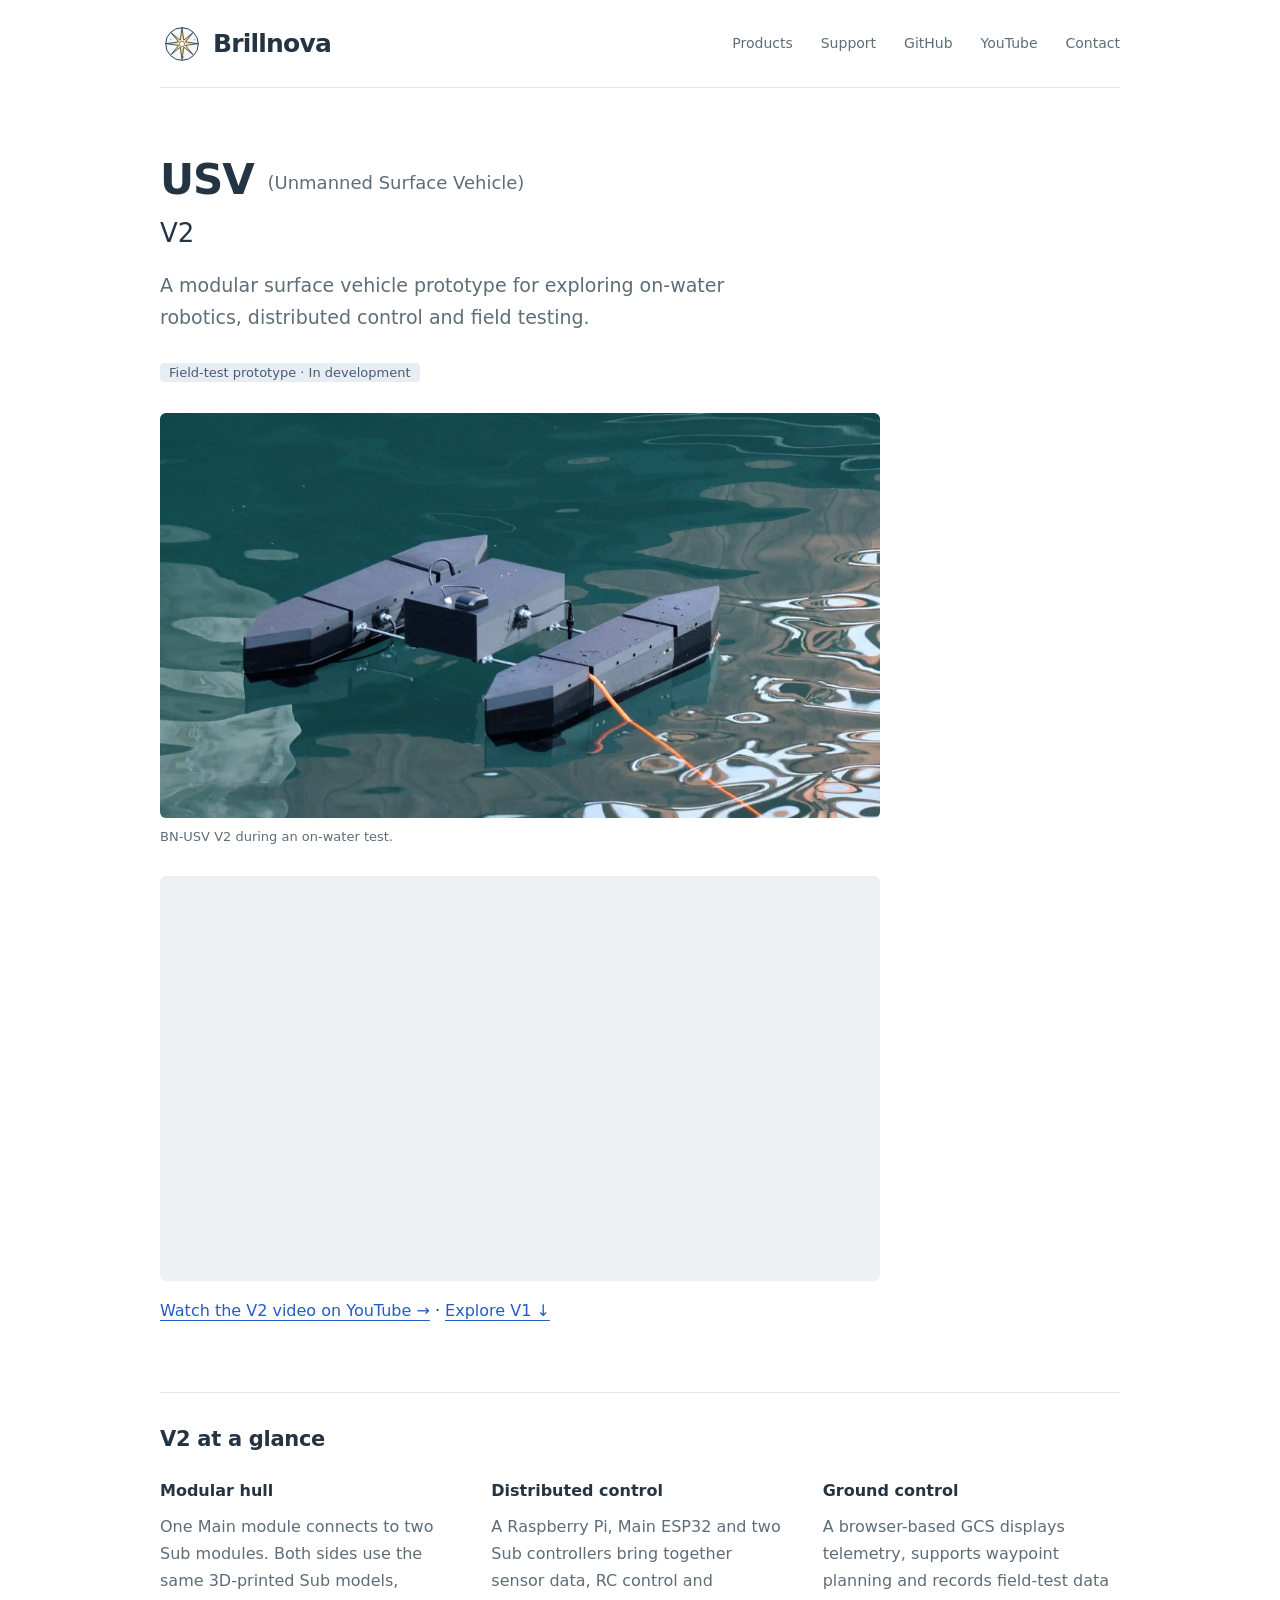
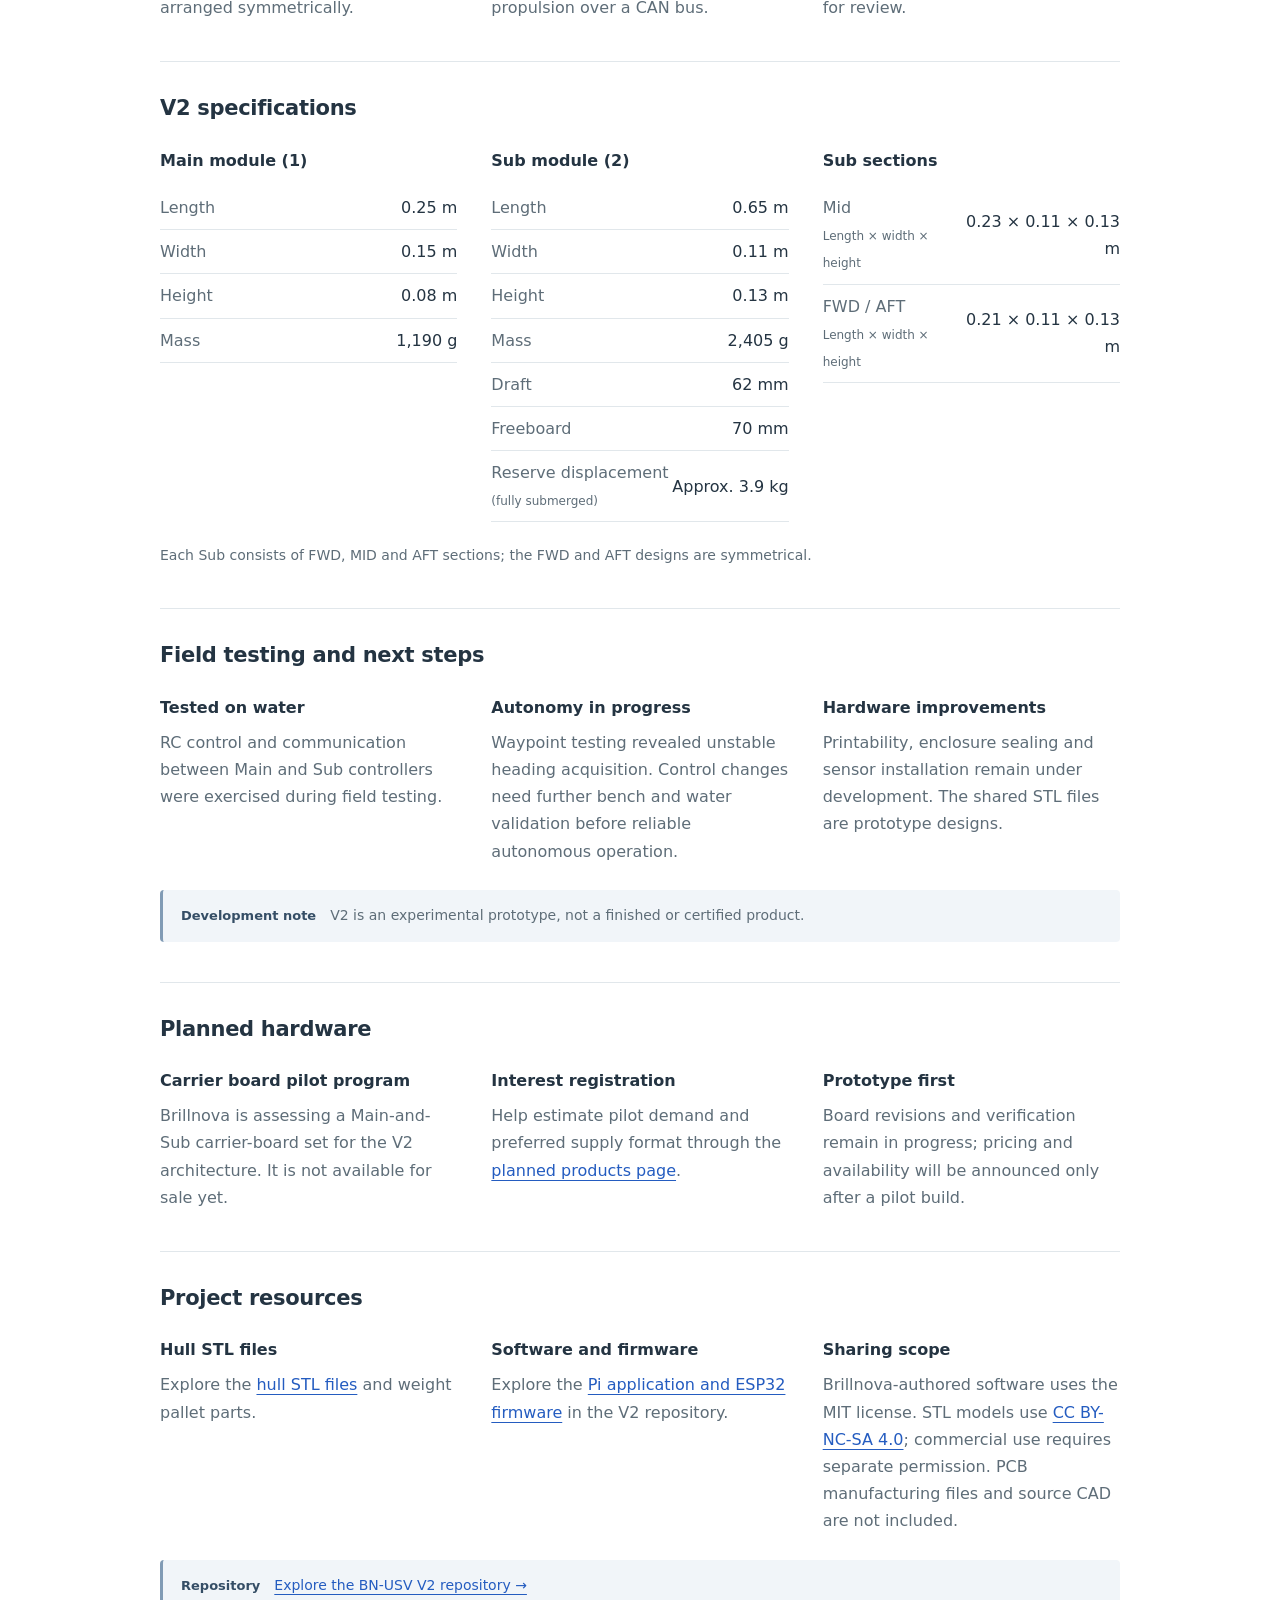
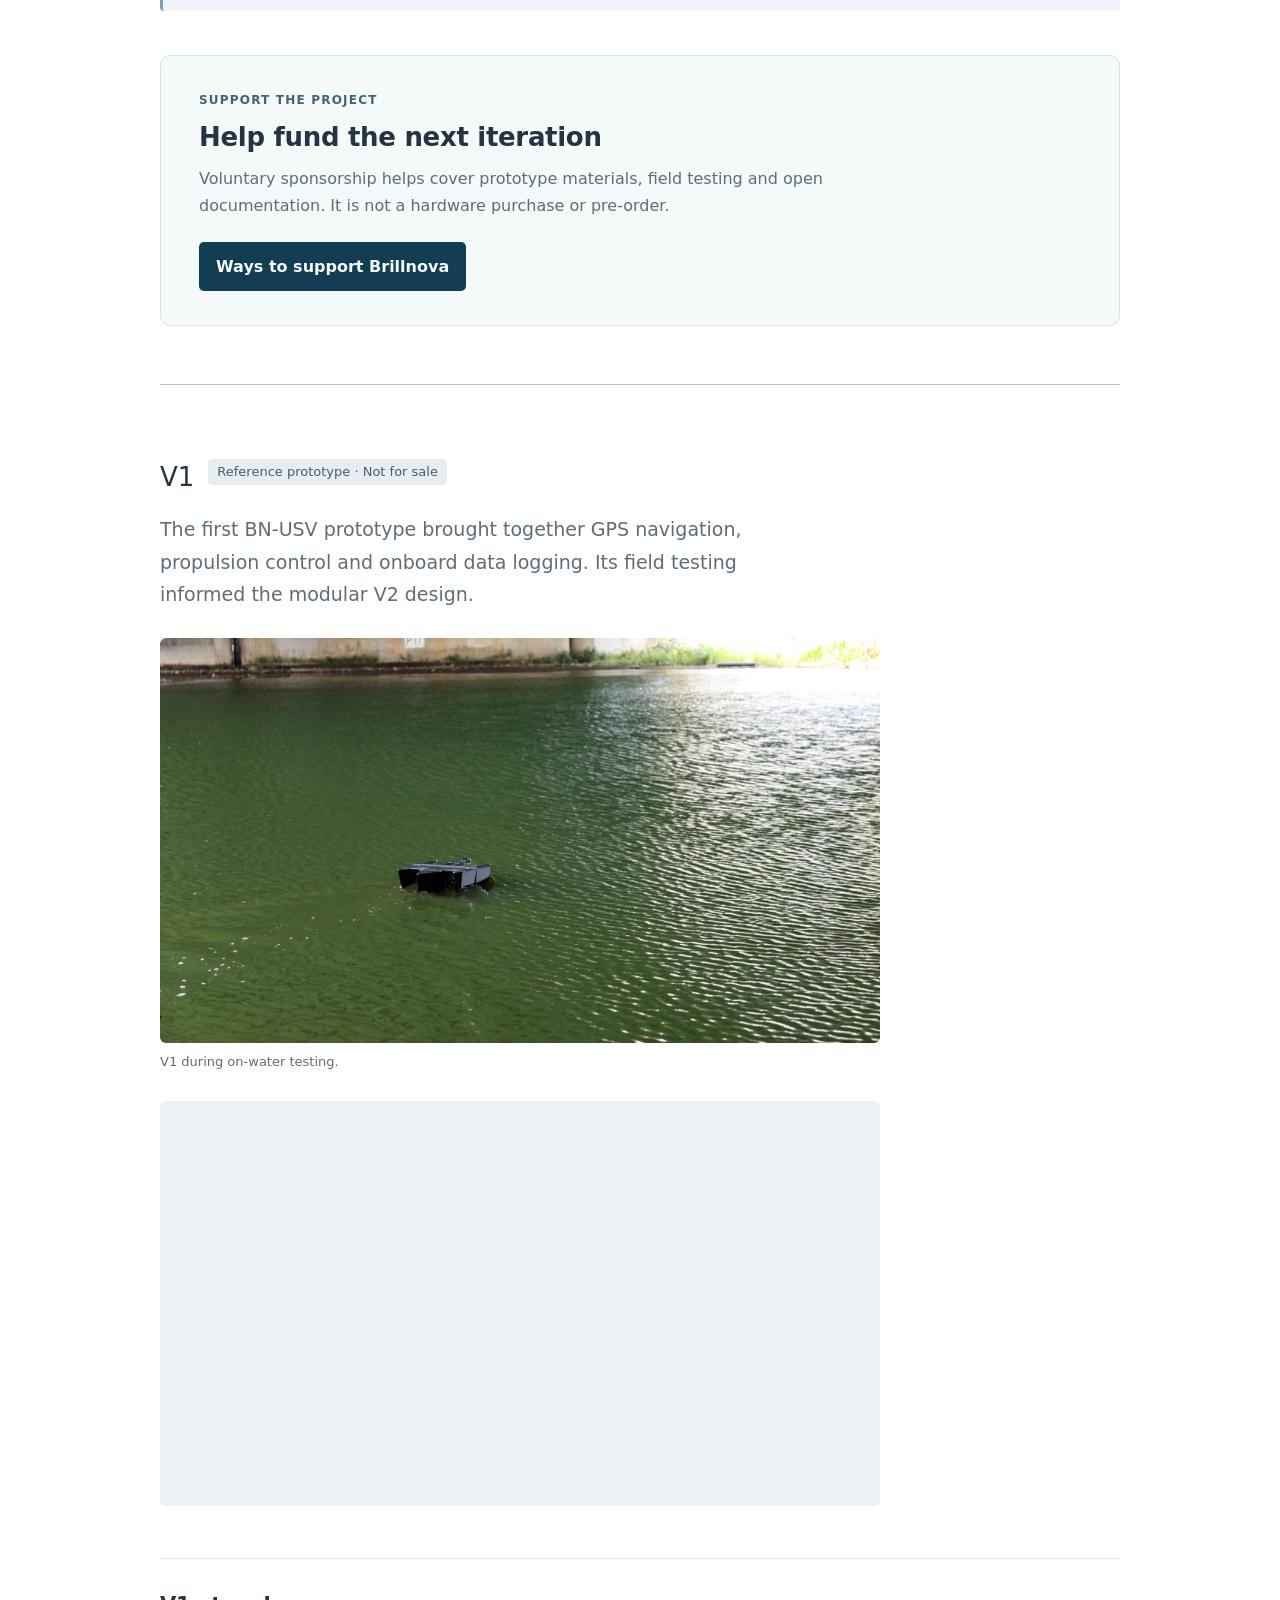
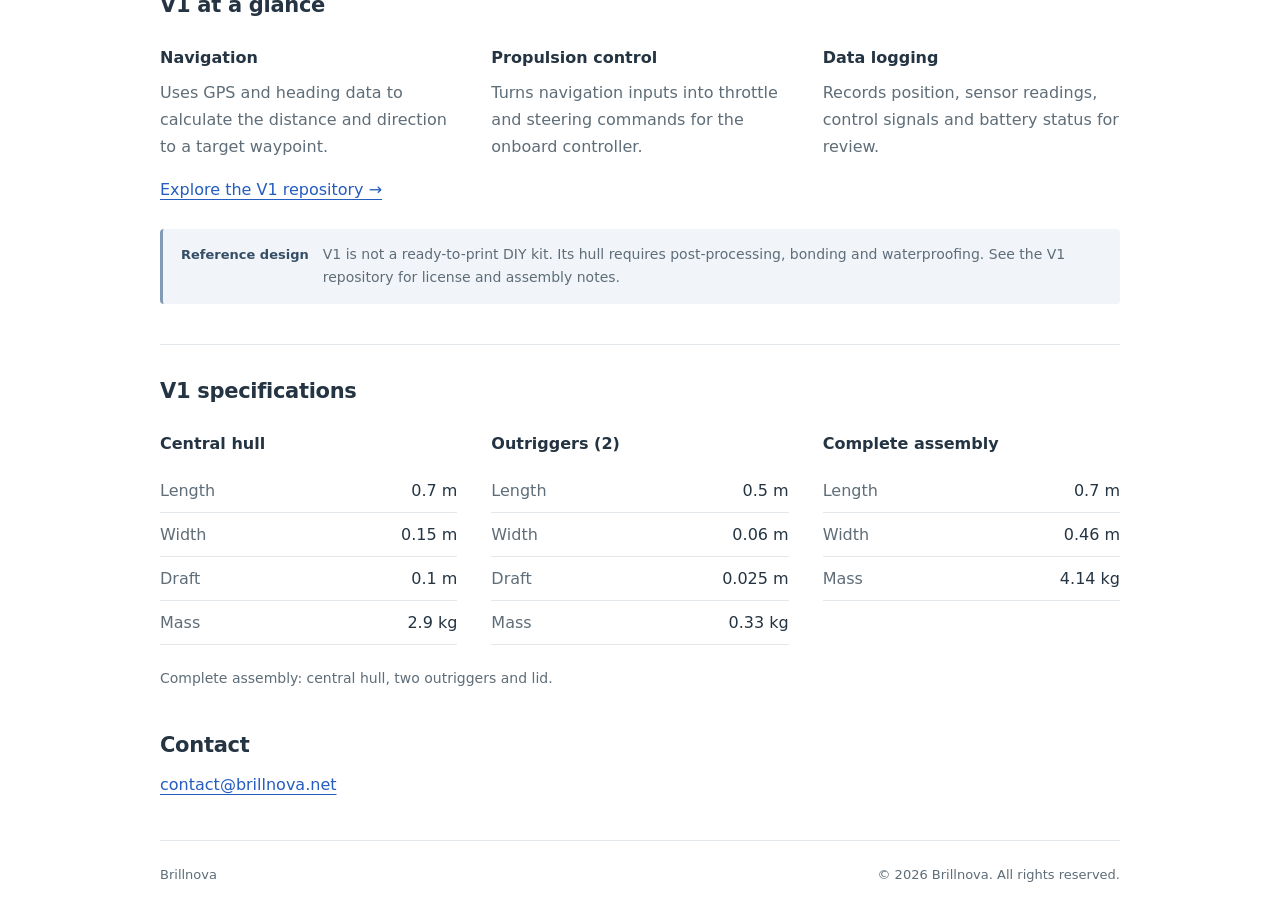
<file: index.html>
<!doctype html>
<html lang="en">
<head>
  <meta charset="utf-8">
  <meta name="viewport" content="width=device-width, initial-scale=1">
  <meta name="theme-color" content="#ffffff">
  <title>Brillnova | BN-USV V2</title>
  <meta name="description" content="Explore BN-USV V2, a modular unmanned surface vehicle prototype and its field-test development.">
  <link rel="icon" href="./favicon.svg" type="image/svg+xml">
  <link rel="stylesheet" href="./styles.css">
</head>
<body>
  <a class="skip" href="#main">Skip to content</a>
  <header class="header wrap">
    <a class="brand" href="https://brillnova.net"><img src="./brillnova-symbol.svg" alt="" width="44" height="44"><span>Brillnova</span></a>
    <nav aria-label="Main navigation"><a href="./products.html">Products</a><a href="./support.html">Support</a><a href="https://github.com/Brillnova">GitHub</a><a href="https://www.youtube.com/@Brillnova">YouTube</a><a href="#contact">Contact</a></nav>
  </header>
  <main id="main" class="wrap">
    <section class="intro" aria-labelledby="title">
      <h1 id="title" class="product-title"><span class="product-name">USV <span class="product-definition">(Unmanned Surface Vehicle)</span></span><span class="product-version">V2</span></h1>
      <p class="lead">A modular surface vehicle prototype for exploring on-water robotics, distributed control and field testing.</p>
      <span class="status">Field-test prototype · In development</span>
      <figure class="product-photo"><img src="./usv-v2-field-test.jpg" alt="BN-USV V2 prototype on the water during a field test" width="1920" height="1080"><figcaption>BN-USV V2 during an on-water test.</figcaption></figure>
      <div class="video"><iframe src="https://www.youtube-nocookie.com/embed/dCIbREsCpZQ" title="Brillnova USV V2 build and field test video on YouTube" loading="lazy" allow="accelerometer; autoplay; clipboard-write; encrypted-media; gyroscope; picture-in-picture; web-share" referrerpolicy="strict-origin-when-cross-origin" allowfullscreen></iframe></div>
      <p><a href="https://youtu.be/dCIbREsCpZQ">Watch the V2 video on YouTube →</a> · <a href="#v1">Explore V1 ↓</a></p>
    </section>
    <section class="features" id="design" aria-labelledby="design-title">
      <h2 id="design-title">V2 at a glance</h2>
      <div class="feature-grid">
        <article><h3>Modular hull</h3><p>One Main module connects to two Sub modules. Both sides use the same 3D-printed Sub models, arranged symmetrically.</p></article>
        <article><h3>Distributed control</h3><p>A Raspberry Pi, Main ESP32 and two Sub controllers bring together sensor data, RC control and propulsion over a CAN bus.</p></article>
        <article><h3>Ground control</h3><p>A browser-based GCS displays telemetry, supports waypoint planning and records field-test data for review.</p></article>
      </div>
    </section>
    <section class="features specifications" aria-labelledby="v2-specifications-title">
      <h2 id="v2-specifications-title">V2 specifications</h2>
      <div class="spec-grid">
        <table><caption>Main module (1)</caption><tbody>
          <tr><th scope="row">Length</th><td>0.25 m</td></tr><tr><th scope="row">Width</th><td>0.15 m</td></tr><tr><th scope="row">Height</th><td>0.08 m</td></tr><tr><th scope="row">Mass</th><td>1,190 g</td></tr>
        </tbody></table>
        <table><caption>Sub module (2)</caption><tbody>
          <tr><th scope="row">Length</th><td>0.65 m</td></tr><tr><th scope="row">Width</th><td>0.11 m</td></tr><tr><th scope="row">Height</th><td>0.13 m</td></tr><tr><th scope="row">Mass</th><td>2,405 g</td></tr><tr><th scope="row">Draft</th><td>62 mm</td></tr><tr><th scope="row">Freeboard</th><td>70 mm</td></tr><tr><th scope="row">Reserve displacement<br><small>(fully submerged)</small></th><td>Approx. 3.9 kg</td></tr>
        </tbody></table>
        <table><caption>Sub sections</caption><tbody>
          <tr><th scope="row">Mid<br><small>Length × width × height</small></th><td>0.23 × 0.11 × 0.13 m</td></tr>
          <tr><th scope="row">FWD / AFT<br><small>Length × width × height</small></th><td>0.21 × 0.11 × 0.13 m</td></tr>
        </tbody></table>
      </div>
      <p class="spec-note">Each Sub consists of FWD, MID and AFT sections; the FWD and AFT designs are symmetrical.</p>
    </section>
    <section class="features" id="field-test" aria-labelledby="test-title">
      <h2 id="test-title">Field testing and next steps</h2>
      <div class="feature-grid">
        <article><h3>Tested on water</h3><p>RC control and communication between Main and Sub controllers were exercised during field testing.</p></article>
        <article><h3>Autonomy in progress</h3><p>Waypoint testing revealed unstable heading acquisition. Control changes need further bench and water validation before reliable autonomous operation.</p></article>
        <article><h3>Hardware improvements</h3><p>Printability, enclosure sealing and sensor installation remain under development. The shared STL files are prototype designs.</p></article>
      </div>
      <p class="development-note"><strong>Development note</strong><span>V2 is an experimental prototype, not a finished or certified product.</span></p>
    </section>
    <section class="features" id="products" aria-labelledby="products-title">
      <h2 id="products-title">Planned hardware</h2>
      <div class="feature-grid">
        <article><h3>Carrier board pilot program</h3><p>Brillnova is assessing a Main-and-Sub carrier-board set for the V2 architecture. It is not available for sale yet.</p></article>
        <article><h3>Interest registration</h3><p>Help estimate pilot demand and preferred supply format through the <a href="./products.html">planned products page</a>.</p></article>
        <article><h3>Prototype first</h3><p>Board revisions and verification remain in progress; pricing and availability will be announced only after a pilot build.</p></article>
      </div>
    </section>
    <section class="features" id="resources" aria-labelledby="resources-title">
      <h2 id="resources-title">Project resources</h2>
      <div class="feature-grid">
        <article><h3>Hull STL files</h3><p>Explore the <a href="https://github.com/Brillnova/BN-USV-V2/tree/main/hardware/stl">hull STL files</a> and weight pallet parts.</p></article>
        <article><h3>Software and firmware</h3><p>Explore the <a href="https://github.com/Brillnova/BN-USV-V2">Pi application and ESP32 firmware</a> in the V2 repository.</p></article>
        <article><h3>Sharing scope</h3><p>Brillnova-authored software uses the MIT license. STL models use <a href="https://creativecommons.org/licenses/by-nc-sa/4.0/">CC BY-NC-SA 4.0</a>; commercial use requires separate permission. PCB manufacturing files and source CAD are not included.</p></article>
      </div>
      <p class="development-note"><strong>Repository</strong><span><a href="https://github.com/Brillnova/BN-USV-V2">Explore the BN-USV V2 repository →</a></span></p>
    </section>
    <section class="support-prompt" aria-labelledby="support-title">
      <p class="eyebrow">SUPPORT THE PROJECT</p>
      <h2 id="support-title">Help fund the next iteration</h2>
      <p>Voluntary sponsorship helps cover prototype materials, field testing and open documentation. It is not a hardware purchase or pre-order.</p>
      <a class="button button-primary" href="./support.html">Ways to support Brillnova</a>
    </section>
    <hr class="version-divider">
    <section class="intro" id="v1" aria-labelledby="v1-title">
      <div class="version-heading"><h2 id="v1-title" class="product-title"><span class="product-version">V1</span></h2><span class="status">Reference prototype · Not for sale</span></div>
      <p class="lead">The first BN-USV prototype brought together GPS navigation, propulsion control and onboard data logging. Its field testing informed the modular V2 design.</p>
      <figure class="product-photo"><img src="./usv-v1.jpg" alt="BN-USV V1 prototype on the water with a central hull and two outriggers" width="1920" height="1080"><figcaption>V1 during on-water testing.</figcaption></figure>
      <div class="video"><iframe src="https://www.youtube-nocookie.com/embed/Lz2eOEANyZo" title="Brillnova USV V1 video on YouTube" loading="lazy" allow="accelerometer; autoplay; clipboard-write; encrypted-media; gyroscope; picture-in-picture; web-share" referrerpolicy="strict-origin-when-cross-origin" allowfullscreen></iframe></div>
    </section>
    <section class="features" aria-labelledby="v1-features-title">
      <h2 id="v1-features-title">V1 at a glance</h2>
      <div class="feature-grid">
        <article><h3>Navigation</h3><p>Uses GPS and heading data to calculate the distance and direction to a target waypoint.</p></article>
        <article><h3>Propulsion control</h3><p>Turns navigation inputs into throttle and steering commands for the onboard controller.</p></article>
        <article><h3>Data logging</h3><p>Records position, sensor readings, control signals and battery status for review.</p></article>
      </div>
      <p><a href="https://github.com/Brillnova/BN-USV-V1">Explore the V1 repository →</a></p>
      <p class="development-note"><strong>Reference design</strong><span>V1 is not a ready-to-print DIY kit. Its hull requires post-processing, bonding and waterproofing. See the V1 repository for license and assembly notes.</span></p>
    </section>
    <section class="features specifications" aria-labelledby="v1-specifications-title">
      <h2 id="v1-specifications-title">V1 specifications</h2>
      <div class="spec-grid">
        <table><caption>Central hull</caption><tbody><tr><th scope="row">Length</th><td>0.7 m</td></tr><tr><th scope="row">Width</th><td>0.15 m</td></tr><tr><th scope="row">Draft</th><td>0.1 m</td></tr><tr><th scope="row">Mass</th><td>2.9 kg</td></tr></tbody></table>
        <table><caption>Outriggers (2)</caption><tbody><tr><th scope="row">Length</th><td>0.5 m</td></tr><tr><th scope="row">Width</th><td>0.06 m</td></tr><tr><th scope="row">Draft</th><td>0.025 m</td></tr><tr><th scope="row">Mass</th><td>0.33 kg</td></tr></tbody></table>
        <table><caption>Complete assembly</caption><tbody><tr><th scope="row">Length</th><td>0.7 m</td></tr><tr><th scope="row">Width</th><td>0.46 m</td></tr><tr><th scope="row">Mass</th><td>4.14 kg</td></tr></tbody></table>
      </div>
      <p class="spec-note">Complete assembly: central hull, two outriggers and lid.</p>
    </section>
    <section class="contact" id="contact"><h2>Contact</h2><a href="mailto:contact@brillnova.net">contact@brillnova.net</a></section>
  </main>
  <footer class="footer wrap"><span>Brillnova</span><p>© 2026 Brillnova. All rights reserved.</p></footer>
  <!-- Cloudflare Web Analytics -->
  <script type="module" src="https://static.cloudflareinsights.com/beacon.min.js" data-cf-beacon='{"token":"5cc684c2a8b547c6ac9a3c77662f8a3e"}'></script>
  <!-- End Cloudflare Web Analytics -->
</body>
</html>
</file>
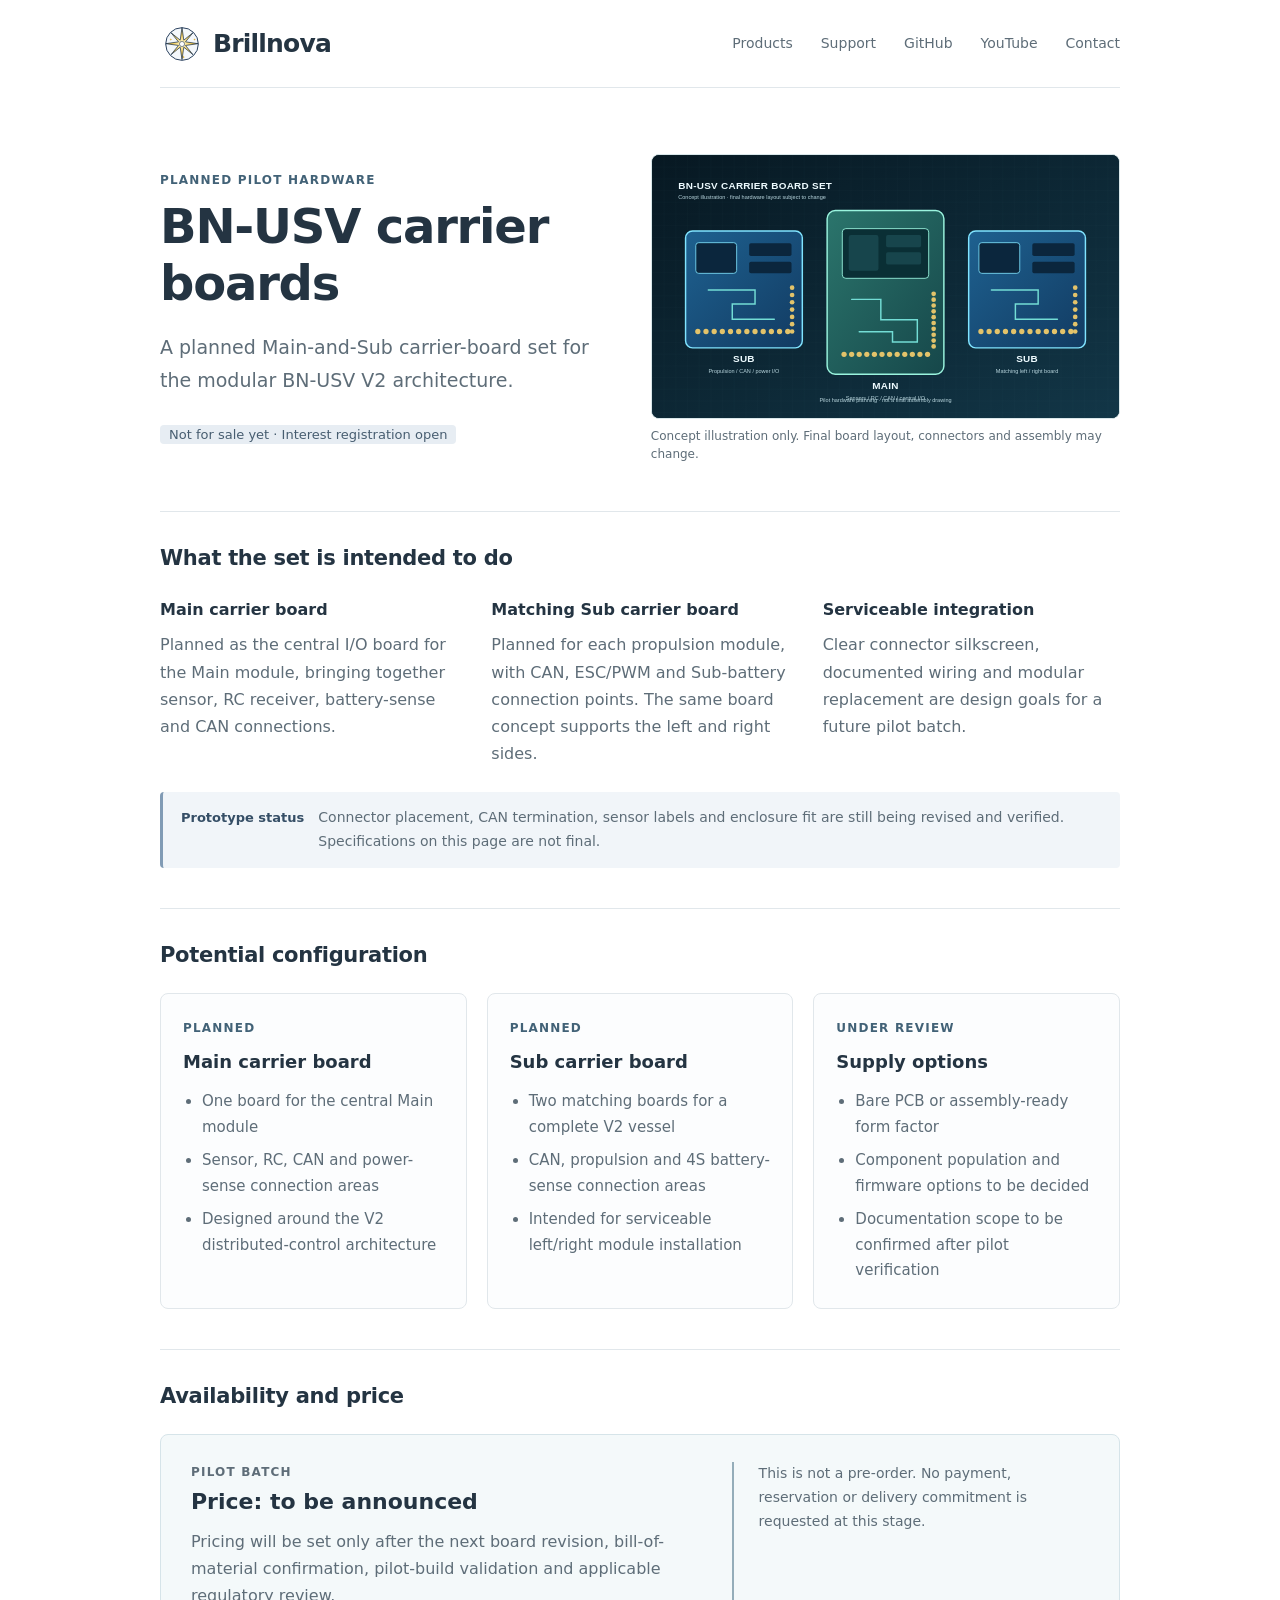
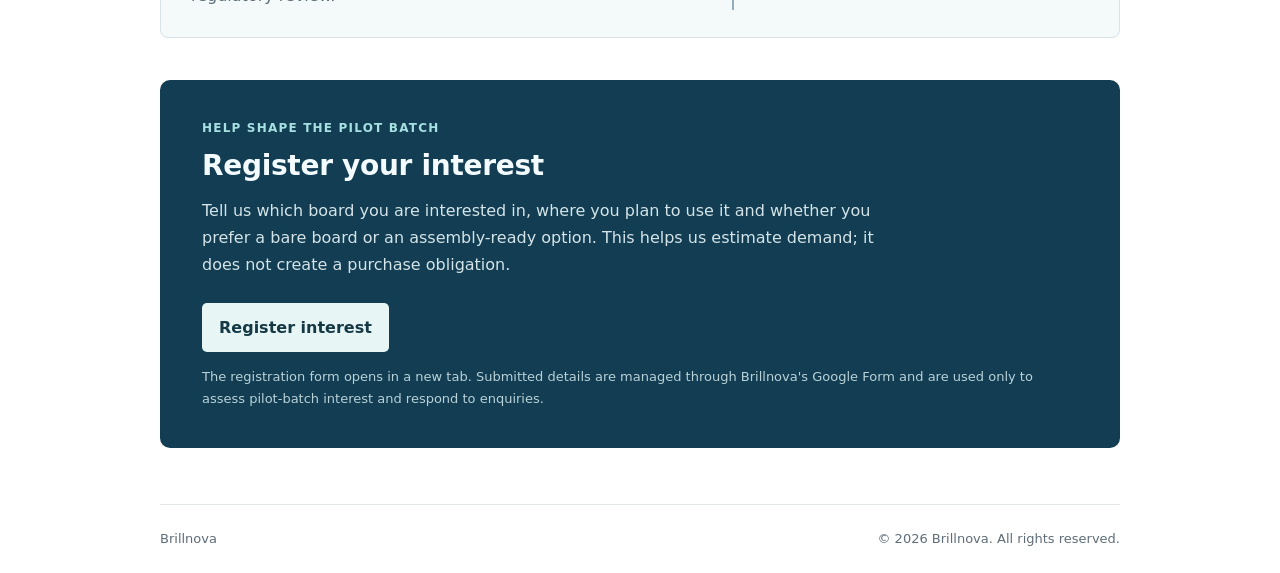
<file: products.html>
<!doctype html>
<html lang="en">
<head>
  <meta charset="utf-8">
  <meta name="viewport" content="width=device-width, initial-scale=1">
  <meta name="theme-color" content="#ffffff">
  <title>Brillnova | Carrier Board Pilot Program</title>
  <meta name="description" content="Register interest in planned BN-USV Main and Sub carrier boards for a future pilot batch.">
  <link rel="icon" href="./favicon.svg" type="image/svg+xml">
  <link rel="stylesheet" href="./styles.css">
</head>
<body>
  <a class="skip" href="#main">Skip to content</a>
  <header class="header wrap">
    <a class="brand" href="https://brillnova.net" aria-label="Brillnova home"><img src="./brillnova-symbol.svg" alt="" width="44" height="44"><span>Brillnova</span></a>
    <nav aria-label="Main navigation"><a aria-current="page" href="./products.html">Products</a><a href="./support.html">Support</a><a href="https://github.com/Brillnova">GitHub</a><a href="https://www.youtube.com/@Brillnova">YouTube</a><a href="./index.html#contact">Contact</a></nav>
  </header>
  <main id="main" class="wrap">
    <section class="product-hero" aria-labelledby="title">
      <div>
        <p class="eyebrow">PLANNED PILOT HARDWARE</p>
        <h1 id="title">BN-USV carrier boards</h1>
        <p class="lead">A planned Main-and-Sub carrier-board set for the modular BN-USV V2 architecture.</p>
        <span class="status">Not for sale yet · Interest registration open</span>
      </div>
      <figure class="board-visual">
        <img src="./carrier-board-set-concept.svg" alt="Concept illustration of one Main carrier board and two matching Sub carrier boards linked by CAN">
        <figcaption>Concept illustration only. Final board layout, connectors and assembly may change.</figcaption>
      </figure>
    </section>

    <section class="features" aria-labelledby="purpose-title">
      <h2 id="purpose-title">What the set is intended to do</h2>
      <div class="feature-grid">
        <article><h3>Main carrier board</h3><p>Planned as the central I/O board for the Main module, bringing together sensor, RC receiver, battery-sense and CAN connections.</p></article>
        <article><h3>Matching Sub carrier board</h3><p>Planned for each propulsion module, with CAN, ESC/PWM and Sub-battery connection points. The same board concept supports the left and right sides.</p></article>
        <article><h3>Serviceable integration</h3><p>Clear connector silkscreen, documented wiring and modular replacement are design goals for a future pilot batch.</p></article>
      </div>
      <p class="development-note"><strong>Prototype status</strong><span>Connector placement, CAN termination, sensor labels and enclosure fit are still being revised and verified. Specifications on this page are not final.</span></p>
    </section>

    <section class="features" aria-labelledby="package-title">
      <h2 id="package-title">Potential configuration</h2>
      <div class="product-cards">
        <article class="product-card"><p class="card-kicker">PLANNED</p><h3>Main carrier board</h3><ul><li>One board for the central Main module</li><li>Sensor, RC, CAN and power-sense connection areas</li><li>Designed around the V2 distributed-control architecture</li></ul></article>
        <article class="product-card"><p class="card-kicker">PLANNED</p><h3>Sub carrier board</h3><ul><li>Two matching boards for a complete V2 vessel</li><li>CAN, propulsion and 4S battery-sense connection areas</li><li>Intended for serviceable left/right module installation</li></ul></article>
        <article class="product-card"><p class="card-kicker">UNDER REVIEW</p><h3>Supply options</h3><ul><li>Bare PCB or assembly-ready form factor</li><li>Component population and firmware options to be decided</li><li>Documentation scope to be confirmed after pilot verification</li></ul></article>
      </div>
    </section>

    <section class="features product-pricing" aria-labelledby="pricing-title">
      <h2 id="pricing-title">Availability and price</h2>
      <div class="price-panel">
        <div><p class="card-kicker">PILOT BATCH</p><h3>Price: to be announced</h3><p>Pricing will be set only after the next board revision, bill-of-material confirmation, pilot-build validation and applicable regulatory review.</p></div>
        <p class="price-note">This is not a pre-order. No payment, reservation or delivery commitment is requested at this stage.</p>
      </div>
    </section>

    <section class="interest" aria-labelledby="interest-title">
      <p class="eyebrow">HELP SHAPE THE PILOT BATCH</p>
      <h2 id="interest-title">Register your interest</h2>
      <p>Tell us which board you are interested in, where you plan to use it and whether you prefer a bare board or an assembly-ready option. This helps us estimate demand; it does not create a purchase obligation.</p>
      <a class="button" href="https://docs.google.com/forms/d/e/1FAIpQLSews2ltZkKPM_4OAlN7H0Pq7uWFffi_3o5A-RScja2b9mrc1g/viewform?usp=publish-editor" target="_blank" rel="noopener">Register interest</a>
      <p class="interest-meta">The registration form opens in a new tab. Submitted details are managed through Brillnova's Google Form and are used only to assess pilot-batch interest and respond to enquiries.</p>
    </section>
  </main>
  <footer class="footer wrap"><span>Brillnova</span><p>© 2026 Brillnova. All rights reserved.</p></footer>
  <script type="module" src="https://static.cloudflareinsights.com/beacon.min.js" data-cf-beacon='{"token":"5cc684c2a8b547c6ac9a3c77662f8a3e"}'></script>
</body>
</html>
</file>
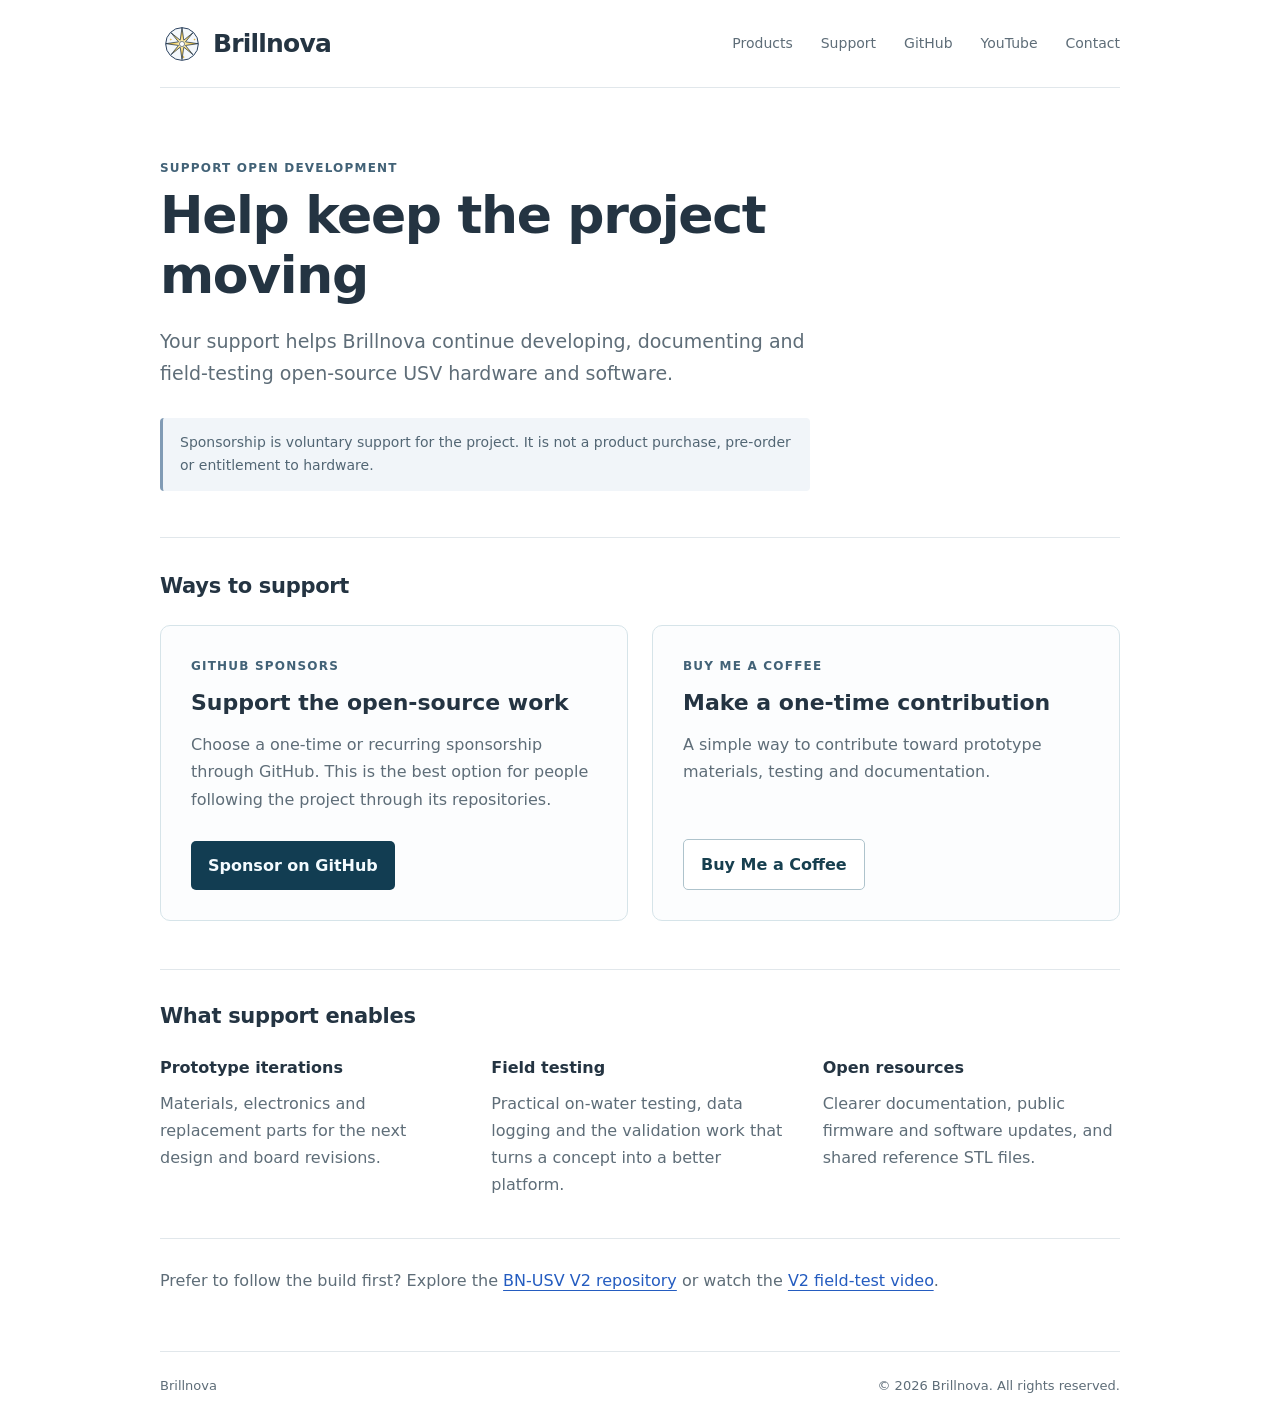
<file: support.html>
<!doctype html>
<html lang="en">
<head>
  <meta charset="utf-8">
  <meta name="viewport" content="width=device-width, initial-scale=1">
  <meta name="theme-color" content="#ffffff">
  <title>Support Brillnova</title>
  <meta name="description" content="Support Brillnova's open-source BN-USV hardware, software and field-test development.">
  <link rel="icon" href="./favicon.svg" type="image/svg+xml">
  <link rel="stylesheet" href="./styles.css">
</head>
<body>
  <a class="skip" href="#main">Skip to content</a>
  <header class="header wrap">
    <a class="brand" href="https://brillnova.net" aria-label="Brillnova home"><img src="./brillnova-symbol.svg" alt="" width="44" height="44"><span>Brillnova</span></a>
    <nav aria-label="Main navigation"><a href="./products.html">Products</a><a href="./support.html" aria-current="page">Support</a><a href="https://github.com/Brillnova">GitHub</a><a href="https://www.youtube.com/@Brillnova">YouTube</a><a href="./index.html#contact">Contact</a></nav>
  </header>
  <main id="main" class="wrap">
    <section class="support-hero" aria-labelledby="title">
      <p class="eyebrow">SUPPORT OPEN DEVELOPMENT</p>
      <h1 id="title">Help keep the project moving</h1>
      <p class="lead">Your support helps Brillnova continue developing, documenting and field-testing open-source USV hardware and software.</p>
      <p class="support-note">Sponsorship is voluntary support for the project. It is not a product purchase, pre-order or entitlement to hardware.</p>
    </section>

    <section class="support-options" aria-labelledby="ways-title">
      <h2 id="ways-title">Ways to support</h2>
      <div class="support-grid">
        <article class="support-card">
          <p class="card-kicker">GITHUB SPONSORS</p>
          <h3>Support the open-source work</h3>
          <p>Choose a one-time or recurring sponsorship through GitHub. This is the best option for people following the project through its repositories.</p>
          <a class="button button-primary" href="https://github.com/sponsors/Brillnova" target="_blank" rel="noopener">Sponsor on GitHub</a>
        </article>
        <article class="support-card">
          <p class="card-kicker">BUY ME A COFFEE</p>
          <h3>Make a one-time contribution</h3>
          <p>A simple way to contribute toward prototype materials, testing and documentation.</p>
          <a class="button button-secondary" href="https://buymeacoffee.com/brillnova" target="_blank" rel="noopener">Buy Me a Coffee</a>
        </article>
      </div>
    </section>

    <section class="features" aria-labelledby="support-use-title">
      <h2 id="support-use-title">What support enables</h2>
      <div class="feature-grid">
        <article><h3>Prototype iterations</h3><p>Materials, electronics and replacement parts for the next design and board revisions.</p></article>
        <article><h3>Field testing</h3><p>Practical on-water testing, data logging and the validation work that turns a concept into a better platform.</p></article>
        <article><h3>Open resources</h3><p>Clearer documentation, public firmware and software updates, and shared reference STL files.</p></article>
      </div>
    </section>

    <section class="support-footer-note" aria-label="Project links">
      <p>Prefer to follow the build first? Explore the <a href="https://github.com/Brillnova/BN-USV-V2">BN-USV V2 repository</a> or watch the <a href="https://youtu.be/dCIbREsCpZQ">V2 field-test video</a>.</p>
    </section>
  </main>
  <footer class="footer wrap"><span>Brillnova</span><p>© 2026 Brillnova. All rights reserved.</p></footer>
  <script type="module" src="https://static.cloudflareinsights.com/beacon.min.js" data-cf-beacon='{"token":"5cc684c2a8b547c6ac9a3c77662f8a3e"}'></script>
</body>
</html>
</file>
<file: styles.css>
@charset "UTF-8";
:root{color-scheme:light;--ink:#243442;--muted:#5e6d78;--line:#e1e7eb;--blue:#245cc0}
*{box-sizing:border-box}
html{scroll-behavior:smooth;scroll-padding-top:24px}
body{margin:0;background:#fff;color:var(--ink);font-family:system-ui,-apple-system,BlinkMacSystemFont,"Segoe UI",sans-serif;font-size:16px;line-height:1.7}
a{color:var(--blue);text-underline-offset:4px}
a:hover{text-decoration:underline;color:#173f88}
a:focus-visible{outline:2px solid var(--blue);outline-offset:5px}
.wrap{width:min(960px,calc(100% - 64px));margin-inline:auto}
.header{min-height:88px;display:flex;align-items:center;justify-content:space-between;gap:24px;border-bottom:1px solid var(--line)}
.brand{font-size:25px;font-weight:700;letter-spacing:-.8px;color:var(--ink);text-decoration:none}
.brand{display:inline-flex;align-items:center;gap:9px;white-space:nowrap;line-height:1}
.brand span{display:block}
.brand img{display:block;flex-shrink:0}
nav{display:flex;gap:28px;font-size:14px}
nav a{color:var(--muted);text-decoration:none}
.intro{padding:66px 0 52px;max-width:720px}
.version-divider{border:0;border-top:1px solid #b7c3cc;margin:12px 0 0;width:100%}
#v2 .product-version{margin-top:0}
.version-heading{display:flex;align-items:center;flex-wrap:wrap;gap:14px;margin-bottom:20px}
.version-heading .product-title{margin:0}
.development-note{display:flex;align-items:baseline;flex-wrap:wrap;gap:8px 14px;font-size:14px;color:var(--muted);margin:25px 0 0;padding:14px 18px;background:#f1f5f9;border-left:3px solid #819bb5;border-radius:4px}
.development-note strong{font-size:13px;font-weight:600;color:#354e66}
.development-note span{flex:1 1 420px;min-width:0}
.product-title{font-size:clamp(30px,4vw,42px);font-weight:700;letter-spacing:-1px;line-height:1.25;margin:0 0 20px}
.product-name{display:block}
.product-definition{display:inline-block;font-size:18px;font-weight:400;letter-spacing:0;color:var(--muted);vertical-align:middle;line-height:1.5}
.product-version{display:block;font-size:26px;font-weight:500;letter-spacing:0;margin-top:10px}
.lead{font-size:19px;line-height:1.7;max-width:650px;color:var(--muted);margin:0 0 24px}
.video{margin-top:28px;aspect-ratio:16/9;width:100%;background:#eef1f4;border-radius:6px;overflow:hidden}
.video iframe{display:block;width:100%;height:100%;border:0}
.product-photo{margin:28px 0 0}
.product-photo img{display:block;width:100%;height:auto;border-radius:6px}
.product-photo figcaption{font-size:13px;color:var(--muted);margin-top:8px}
.spec-grid{display:grid;grid-template-columns:repeat(3,minmax(0,1fr));gap:34px}
.spec-grid table{width:100%;border-collapse:collapse;align-self:start;font-size:16px}
.spec-grid caption{text-align:left;font-weight:600;margin-bottom:12px}
.spec-grid th,.spec-grid td{padding:8px 0;border-bottom:1px solid var(--line)}
.spec-grid th{text-align:left;font-weight:400;color:var(--muted)}
.spec-grid td{text-align:right;white-space:nowrap;font-variant-numeric:tabular-nums}
.spec-note{font-size:14px;color:var(--muted);margin:22px 0 0}
@media(max-width:600px){.spec-grid{grid-template-columns:1fr;gap:24px}}
h2{font-size:21px;line-height:1.4;font-weight:600;margin:0 0 23px;letter-spacing:-.3px}
.features{border-top:1px solid var(--line);padding:32px 0 40px}
.feature-grid{display:grid;grid-template-columns:repeat(3,minmax(0,1fr));gap:34px}
h3{font-size:16px;font-weight:600;margin:0 0 8px}
.feature-grid p{margin:0;color:var(--muted);font-size:16px}
.status{font-size:13px;background:#e7edf3;color:#475d70;padding:2px 9px;border-radius:4px}
.contact{padding:0 0 42px}
.contact h2{margin-bottom:10px}
.contact p{color:var(--muted);margin:0 0 8px}
.contact a{overflow-wrap:anywhere}
.footer{border-top:1px solid var(--line);display:flex;flex-wrap:wrap;justify-content:space-between;gap:12px;padding-block:23px;font-size:13px;color:var(--muted)}
.footer p{margin:0}
.skip{position:absolute;top:-100px;left:16px;padding:10px;background:white;z-index:10}
.skip:focus{top:10px}
@media(max-width:600px){.wrap{width:calc(100% - 40px)}.header{min-height:78px;gap:15px}nav{gap:17px}.brand{font-size:23px}.intro{padding:42px 0 34px}.lead{font-size:17px}.feature-grid{grid-template-columns:1fr;gap:23px}.features{padding:27px 0 32px}.next{padding:22px;margin-bottom:30px}.contact{padding-bottom:30px}}
@media(prefers-reduced-motion:reduce){html{scroll-behavior:auto}}
@media(max-width:480px){.header{flex-wrap:wrap;padding-block:16px;gap:12px}.header nav{width:100%;justify-content:flex-end}}

#v2-specifications-title + .spec-grid td{white-space:normal}
#v2-specifications-title + .spec-grid small{font-size:12px;color:var(--muted)}

/* Products */
.product-hero{padding:66px 0 48px;display:grid;grid-template-columns:minmax(0,1fr) minmax(0,1.05fr);align-items:center;gap:44px}
.product-hero h1{font-size:clamp(32px,4.4vw,48px);letter-spacing:-1.2px;line-height:1.18;margin:8px 0 20px}
.eyebrow,.card-kicker{font-size:12px;font-weight:700;letter-spacing:1.2px;color:#426277;margin:0 0 8px}
.board-visual{margin:0}
.board-visual img{display:block;width:100%;height:auto;border-radius:8px;border:1px solid #d9e7ea;background:#0b2630}
.board-visual figcaption{font-size:12px;line-height:1.5;color:var(--muted);margin-top:8px}
.product-cards{display:grid;grid-template-columns:repeat(3,minmax(0,1fr));gap:20px}
.product-card{border:1px solid var(--line);border-radius:8px;padding:24px 22px;background:#fcfdfe}
.product-card h3{font-size:18px;margin-bottom:12px}
.product-card ul{margin:0;padding-left:19px;color:var(--muted);font-size:15px}
.product-card li+li{margin-top:8px}
.price-panel{display:grid;grid-template-columns:minmax(0,1fr) minmax(230px,.7fr);gap:30px;padding:27px 30px;border:1px solid #d6e4e9;border-radius:8px;background:#f4f9fa}
.price-panel h3{font-size:22px;margin:0 0 8px}
.price-panel p{margin:0;color:var(--muted)}
.price-note{padding-left:25px;border-left:2px solid #94adb9;font-size:14px}
.interest{margin:2px 0 56px;padding:38px 42px;border-radius:10px;background:#123d52;color:#f3fbff}
.interest .eyebrow{color:#a6e0e1}
.interest h2{font-size:28px;margin-bottom:12px}
.interest>p:not(.eyebrow):not(.interest-meta){max-width:680px;margin:0 0 24px;color:#d4e4e8}
.button{display:inline-block;padding:11px 17px;border-radius:5px;background:#e7f6f5;color:#163946;font-weight:700;text-decoration:none}
.button:hover{background:#fff;color:#163946;text-decoration:none}
.interest-meta{margin:14px 0 0;font-size:13px;color:#b9d2d8}
@media(max-width:700px){.product-hero{grid-template-columns:1fr;padding:42px 0 34px;gap:28px}.product-cards{grid-template-columns:1fr}.price-panel{grid-template-columns:1fr;gap:18px;padding:24px}.price-note{padding-left:18px}.interest{padding:29px 24px;margin-bottom:38px}}


/* Project support */
.support-hero{max-width:740px;padding:70px 0 46px}
.support-hero h1{font-size:clamp(34px,4.8vw,52px);letter-spacing:-1.35px;line-height:1.14;margin:8px 0 20px}
.support-note{max-width:650px;margin:28px 0 0;padding:13px 17px;border-left:3px solid #819bb5;border-radius:4px;background:#f1f5f9;color:#526674;font-size:14px}
.support-options{border-top:1px solid var(--line);padding:34px 0 48px}
.support-grid{display:grid;grid-template-columns:repeat(2,minmax(0,1fr));gap:24px}
.support-card{min-height:270px;display:flex;flex-direction:column;align-items:flex-start;padding:30px;border:1px solid #d6e4e9;border-radius:10px;background:#fcfdfe}
.support-card h3{font-size:22px;margin:0 0 10px}
.support-card p:not(.card-kicker){margin:0 0 28px;color:var(--muted)}
.support-card .button{margin-top:auto}
.button-primary{background:#123d52;color:#f3fbff}
.button-primary:hover{background:#0e3040;color:#fff}
.button-secondary{background:#fff;border:1px solid #aec3cc;color:#173f4f}
.button-secondary:hover{background:#f0f7f8;color:#173f4f}
.support-footer-note{padding:28px 0 56px;border-top:1px solid var(--line);color:var(--muted)}
.support-footer-note p{margin:0}
.support-prompt{margin:4px 0 58px;padding:34px 38px;border:1px solid #d6e4e9;border-radius:10px;background:#f4f9fa}
.support-prompt h2{font-size:26px;margin-bottom:10px}
.support-prompt p:not(.eyebrow){max-width:650px;margin:0 0 22px;color:var(--muted)}
@media(max-width:700px){.support-hero{padding:46px 0 34px}.support-grid{grid-template-columns:1fr}.support-card{min-height:0;padding:25px}.support-prompt{margin-bottom:40px;padding:27px 24px}}
</file>
